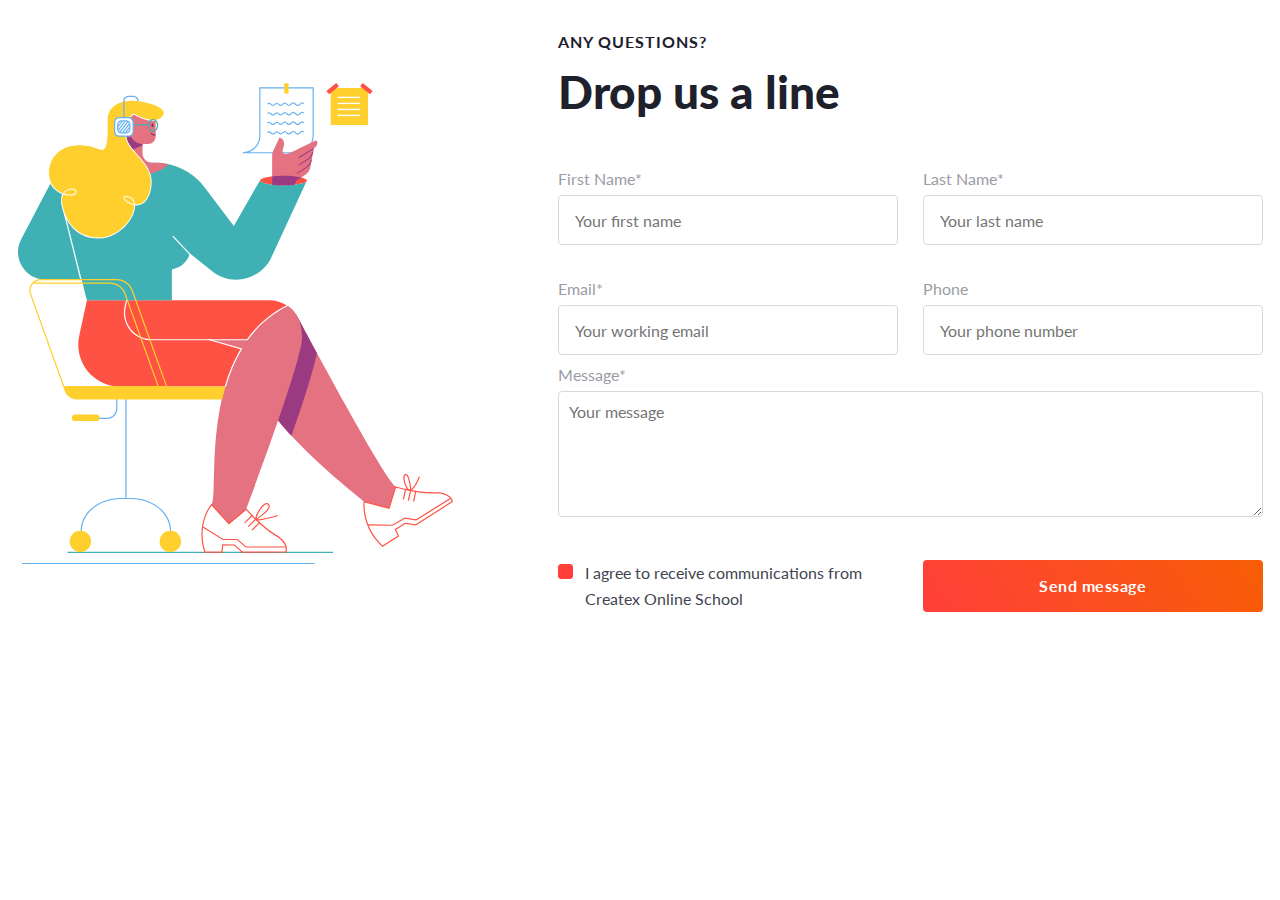
<file: index.html>
<!DOCTYPE html>
<html lang="en">

<head>
    <meta charset="UTF-8">
    <meta http-equiv="X-UA-Compatible" content="IE=edge">
    <meta name="viewport" content="width=device-width, initial-scale=1.0">
    <link rel="stylesheet" href="css/fonts.css">
    <link rel="stylesheet" href="css/reset.css">
    <link rel="stylesheet" href="css/common.css">
    <link rel="stylesheet" href="css/style.css">
    <title>Lesson 15</title>
</head>

<body>
    <div class="wrapper">
        <header class="header"></header>
        <main class="page">
            <div class="page__forms forms">
                <div class="forms__container">
                    <div class="forms__picture">
                        <img src="img/illustration.svg" alt="ilustration">
                    </div>
                    <div class="forms__connection connection">
                        <div class="connection__label label">
                            <h6>Any questions?</h6>
                            <h1>Drop us a line</h1>
                        </div>
                        <div class="connection__windows windows">
                            <div class="windows__forms forms-windows">
                                <div class="forms-windows__block">
                                    <p class="forms-windows__form-label" for="">First Name*</p>
                                    <form class="forms-windows__form" action="#" method="POST">
                                        <input class="forms-windows__form-input" type="text" name="first-name"
                                            placeholder="Your first name" required>
                                    </form>
                                </div>
                                <div class="forms-windows__block">
                                    <p class="forms-windows__form-label" for="">Last Name*</p>
                                    <form class="forms-windows__form" action="#" method="POST">
                                        <input class="forms-windows__form-input" type="text" name="last-name"
                                            placeholder="Your last name" required>
                                    </form>
                                </div>
                                <div class="forms-windows__block">
                                    <p class="forms-windows__form-label" for="">Email*</p>
                                    <form class="forms-windows__form" action="#" method="POST">
                                        <input class="forms-windows__form-input" type="email" name="email"
                                            placeholder="Your working email" required>
                                    </form>
                                </div>
                                <div class="forms-windows__block">
                                    <p class="forms-windows__form-label" for="">Phone</p>
                                    <form class="forms-windows__form" action="#" method="POST">
                                        <input class="forms-windows__form-input" type="tel" name="phone"
                                            placeholder="Your phone number">
                                    </form>
                                </div>
                            </div>
                            <div class="forms-windows__block forms-windows__block_textarea">
                                <p class="forms-windows__form-label" for="">Message*</p>
                                <div class="forms-windows__textarea">
                                    <textarea name="" id="" cols="30" rows="10" placeholder="Your message"></textarea>
                                </div>
                            </div>
                        </div>
                        <div class="connection__action action">
                            <div class="action__checkbox checkbox">
                                <input id="accept" class="checkbox__input" type="checkbox">
                                <label class="checkbox__label" for="accept"><span class="checkbox__text">I agree to
                                        receive
                                        communications
                                        from Createx Online
                                        School</span></label>
                            </div>
                            <div class="action__button">
                                <button class="button"><span>Send message</span></button>
                            </div>
                        </div>
                    </div>
                </div>
            </div>
        </main>
        <footer class="footer"></footer>
    </div>
</body>

</html>
</file>
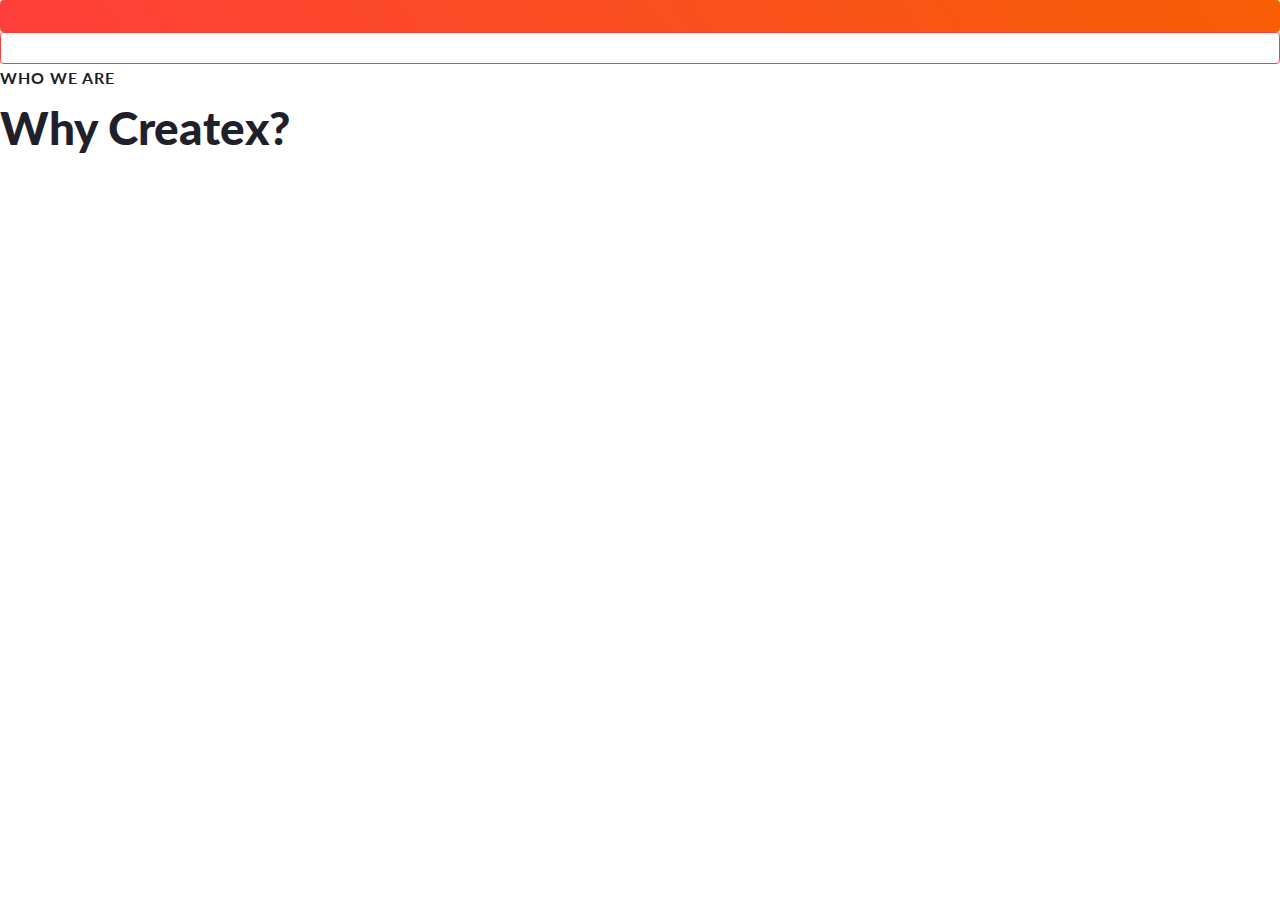
<file: _common.html>
<!DOCTYPE html>
<html lang="en">

<head>
    <meta charset="UTF-8">
    <meta http-equiv="X-UA-Compatible" content="IE=edge">
    <meta name="viewport" content="width=device-width, initial-scale=1.0">
    <link rel="stylesheet" href="css/fonts.css">
    <link rel="stylesheet" href="css/reset.css">
    <link rel="stylesheet" href="css/common.css">
    <link rel="stylesheet" href="css/style.css">
    <title>Common components</title>
</head>

<body>
    <div class="wrapper">
        <header class="header"></header>
        <main class="page">
            <!-- Кнопка  -->
            <button class="button"><span> </span></button>
            <a href=""><span> </span></a>

            <a href="" class="button button_border"><span> </span></a>
            <!-- Заголовок  -->
            <div class="label">
                <h6>Who we are</h6>
                <h1>Why Createx?</h1>
            </div>
        </main>
        <footer class="footer"></footer>
    </div>
</body>

</html>
</file>
<file: css/fonts.css>
@import url('https://fonts.googleapis.com/css2?family=Lato:wght@400;700;900&display=swap');
</file>
<file: css/common.css>
/* Кнопка */

.button {
    color: #fff;
    background: linear-gradient(55.95deg, #FF3F3A 0%, #F75E05 100%);
    border-radius: 4px;
    font-weight: 700;
    line-height: 1.25;
    letter-spacing: 0.5px;
    padding: 16px 40px;
    display: inline-block;
    transition: all 0.3s ease 0s;
}

.button:hover {
    transform: scale(1.1);
}

/* Кнопка border */

.button_border {
    background: transparent;
    border: 1px solid #FF3F3A;
    color: #FF3F3A;
    padding: 15px 39px;
}

/* Заголовок */
.label {
    display: flex;
    flex-direction: column;
    align-items: flex-start;
    padding: 0px;
    gap: 8px;
    color: #1E212C;
}

.label h6 {
    font-weight: 700;
    line-height: 150%;
    letter-spacing: 1px;
    text-transform: uppercase;
}

.label h1 {
    font-weight: 900;
    font-size: 46px;
    line-height: 130%;
}
</file>
<file: css/style.css>
body {
    font-family: "Lato";
    color: #424551;
}


.wrapper {
    overflow: hidden;
    min-height: 100%;
    position: relative;

    display: flex;
    flex-direction: column;
}

.wrapper>main {
    flex-grow: 1;
}

/*===============================*/

/*Обмежуючий контейнер*/
[class*="__container"] {
    max-width: 1275px;
    margin: 0 auto;
    padding: 30px 15px;
}


/* ======= main ========= */
.page {}

.page__forms {}



.forms {}

.forms__container {
    display: flex;
    gap: 105px;
    flex-wrap: wrap;
}

.forms__picture {
    flex: 0 1 435px;
    max-width: 435px;
    height: 481px;
    position: relative;
}

.forms__picture img {
    width: 100%;
    position: absolute;
    top: 11%;
    /* transform: translate(0, -50%) */
}

.forms__connection {
    display: flex;
    flex-direction: column;
    flex: 0 1 705px;
    gap: 40px;
}




.connection {}

.connection__label {}

.connection__windows {}

.connection__action {}



.label {}

.windows {
    max-width: 705px;
}

.windows__forms {}



.forms-windows {
    display: flex;
    flex-direction: row;
    flex-wrap: wrap;
    flex: 1 1 340px;
    row-gap: 24px;
    column-gap: 25px;
}

.forms-windows__block {
    width: 340px;
    height: 86px;
}

.forms-windows__block {
    color: #9A9CA5;
}


.forms-windows__block_textarea {
    width: 100%;
    height: 162px;
}

.forms-windows__form {}

.forms-windows__form-label {
    line-height: 160%;
    padding: 4px 0;
}

.forms-windows__form-input {
    max-width: 100%;
    height: 50px;
    padding: 0 16px;
    border: 1px solid #d7dadd;
    border-radius: 4px;
}


.forms-windows__textarea {}

.forms-windows__textarea textarea {
    width: 100%;
    height: 126px;
    border: 1px solid #D7DADD;
    border-radius: 4px;
    padding: 10px;
    resize: vertical;
}



.action {
    display: flex;
    align-items: center;
    flex: 0 1 auto;
    justify-content: space-between;
    flex-wrap: wrap;
    row-gap: 20px;
}


.action__checkbox {
    color: #424551;
    line-height: 160%;
}

.checkbox {
    position: relative;
    max-width: 315px;
}

.checkbox__input {
    position: absolute;
    width: 0;
    height: 0;
    opacity: 0;
}

.checkbox__input:checked+.checkbox__label::before {
    background: #FF3F3A url(../img/icon/illustration.svg) center / 80% no-repeat;
}



.checkbox__label {
    cursor: pointer;
    display: inline-flex;
    gap: 12px;

    align-items: baseline;
}

.checkbox__label::before {
    content: "";
    flex: 0 0 15px;
    width: 15px;
    height: 15px;
    background: #FF3F3A;
    border: 1px solid #FF3F3A;
    border-radius: 3px;
}

.checkbox__text {}

.action__button {
    width: 340px;
}


.button {
    width: 100%;
}




/* =========== =========== */
</file>
